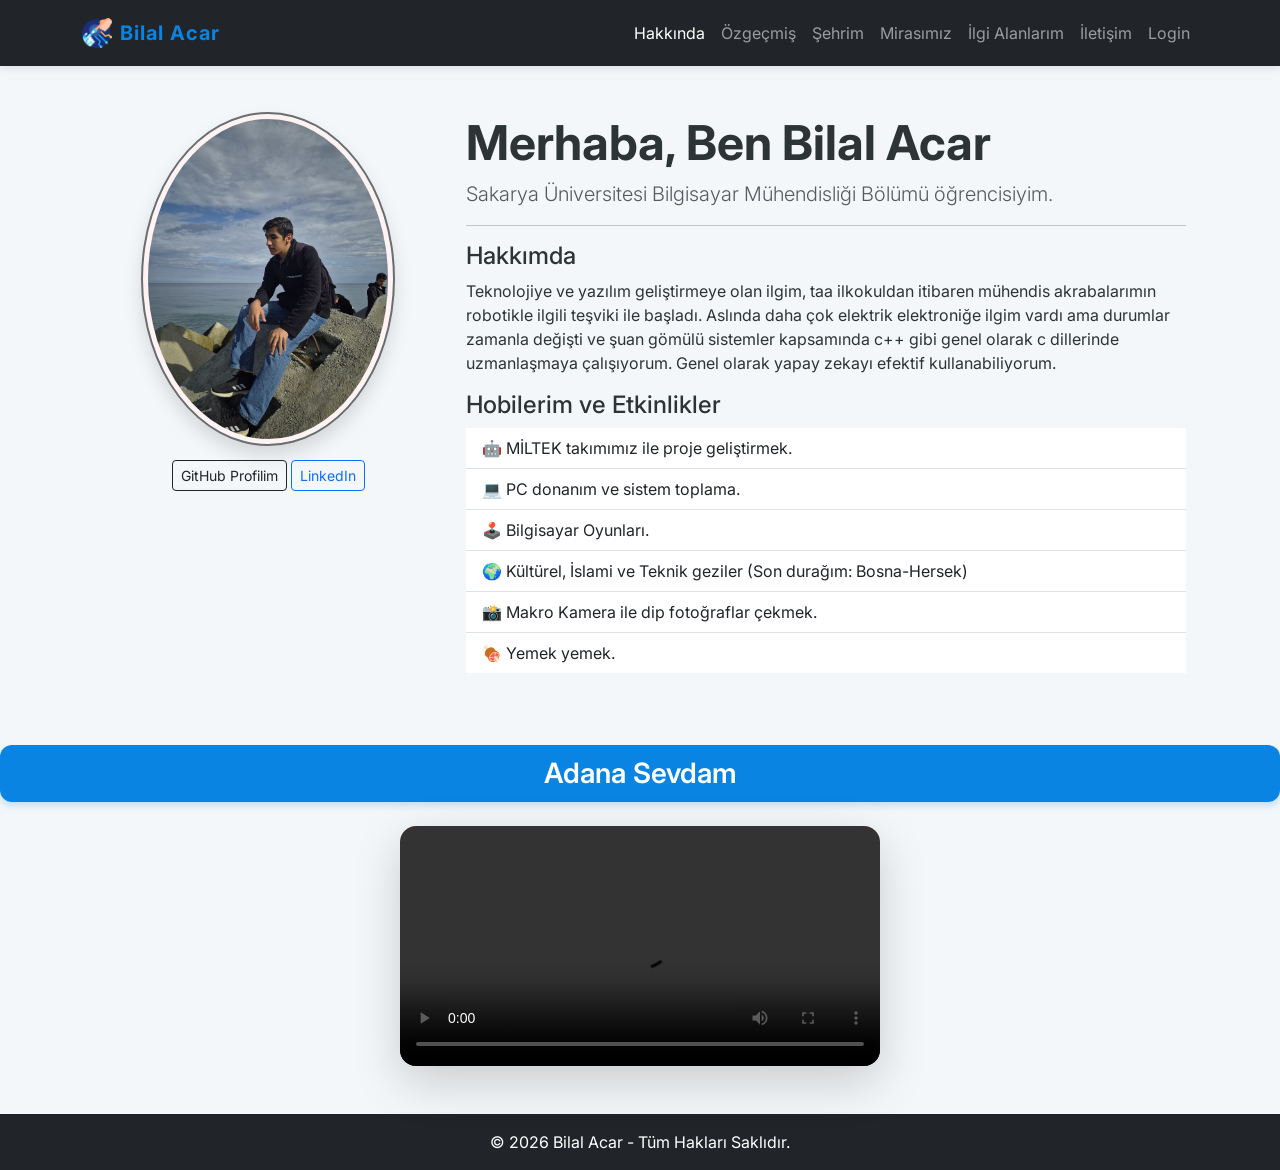
<file: index.html>
<!DOCTYPE html>
<html lang="tr">
<head>
    <meta charset="UTF-8">
    <link rel="icon" href="img/logo.png" type="image/png">
    <meta name="viewport" content="width=device-width, initial-scale=1.0">
    <title> Web Teknolojileri Projesi | Bilal Acar</title>
    
    <link href="https://cdn.jsdelivr.net/npm/bootstrap@5.3.0/dist/css/bootstrap.min.css" rel="stylesheet">
    
    <link rel="stylesheet" href="css/style.css">
</head>
<body>

    <nav class="navbar navbar-expand-lg navbar-dark bg-dark sticky-top">
    <div class="container">
        <a class="navbar-brand d-flex align-items-center" href="index.html">
    <img src="img/logo2.png" alt="Logo" width="30" height="30" class="me-2">
    <span>Bilal Acar</span>
</a>
        <button class="navbar-toggler" type="button" data-bs-toggle="collapse" data-bs-target="#navbarNav">
            <span class="navbar-toggler-icon"></span>
        </button>
        <div class="collapse navbar-collapse" id="navbarNav">
            <ul class="navbar-nav ms-auto">
                <li class="nav-item"><a class="nav-link active" href="index.html">Hakkında</a></li>
                <li class="nav-item"><a class="nav-link" href="cv.html">Özgeçmiş</a></li>
                <li class="nav-item"><a class="nav-link" href="sehrim.html">Şehrim</a></li>
                <li class="nav-item"><a class="nav-link" href="mirasimiz.html">Mirasımız</a></li>
                <li class="nav-item"><a class="nav-link" href="ilgi-alanlarim.html">İlgi Alanlarım</a></li>
                <li class="nav-item"><a class="nav-link" href="iletisim.html">İletişim</a></li>
                <li class="nav-item"><a class="nav-link" href="login.html">Login</a></li>
            </ul>
        </div>
    </div>
    </nav>

    <div class="container mt-5">
        <div class="container mt-5">
    <div class="row">
       
        <div class="col-md-4 text-center">
            <img src="img/profil.jpg" alt="Bilal Acar" class="img-fluid rounded-circle profile-img" shadow-lg mb-4" style="max-width: 250px;">
            <div class="mt-3">
                <a href="https://github.com/BilalACARsau" target="_blank" class="btn btn-outline-dark btn-sm">GitHub Profilim</a>
                <a href="https://www.linkedin.com/in/bilal-acar-0b779a403/" target="_blank" class="btn btn-outline-primary btn-sm">LinkedIn</a>
            </div>
        </div>

        
        <div class="col-md-8">
            <h2 class="display-5 fw-bold">Merhaba, Ben Bilal Acar</h2>
            <p class="lead text-muted">Sakarya Üniversitesi Bilgisayar Mühendisliği Bölümü öğrencisiyim.</p>
            <hr>
            <h4>Hakkımda</h4>
            <p>
                Teknolojiye ve yazılım geliştirmeye olan ilgim, taa ilkokuldan itibaren mühendis akrabalarımın robotikle ilgili teşviki ile başladı. 
                Aslında daha çok elektrik elektroniğe ilgim vardı ama durumlar zamanla değişti ve şuan gömülü sistemler kapsamında c++ gibi genel olarak c dillerinde uzmanlaşmaya çalışıyorum. 
                Genel olarak yapay zekayı efektif kullanabiliyorum.
            </p>
            
            <h4>Hobilerim ve Etkinlikler</h4>
            <ul class="list-group list-group-flush mb-4">
                <li class="list-group-item">🤖 MİLTEK takımımız ile proje geliştirmek.</li>
                <li class="list-group-item">💻 PC donanım ve sistem toplama.</li>
                <li class="list-group-item">🕹️ Bilgisayar Oyunları.</li>
                <li class="list-group-item">🌍 Kültürel, İslami ve Teknik geziler (Son durağım: Bosna-Hersek)</li>
                <li class="list-group-item">📸 Makro Kamera ile dip fotoğraflar çekmek.</li>
                <li class="list-group-item">🍖 Yemek yemek.</li>
            </ul>
        </div>
    </div>
</div>
    </div>

    
<section class="mt-5 mb-5">
    <h3 class="cv-section-title text-center mb-4">Adana Sevdam</h3>
    <div class="d-flex justify-content-center">
        <div class="shadow-lg rounded-4 overflow-hidden" style="max-width: 480px; width: 100%;">
            <video width="100%" height="auto" controls class="d-block">
                <source src="video/Yemekyemevideosu.mp4" type="video/mp4">
                Tarayıcınız video etiketini desteklemiyor.
            </video>
        </div>
    </div>
</section>

    <footer class="bg-dark text-white text-center py-3 mt-auto">
        <p class="mb-0">&copy; 2026 Bilal Acar - Tüm Hakları Saklıdır.</p>
    </footer>

    
    <script src="https://cdn.jsdelivr.net/npm/bootstrap@5.3.0/dist/js/bootstrap.bundle.min.js"></script>
</body>
</html>
</file>
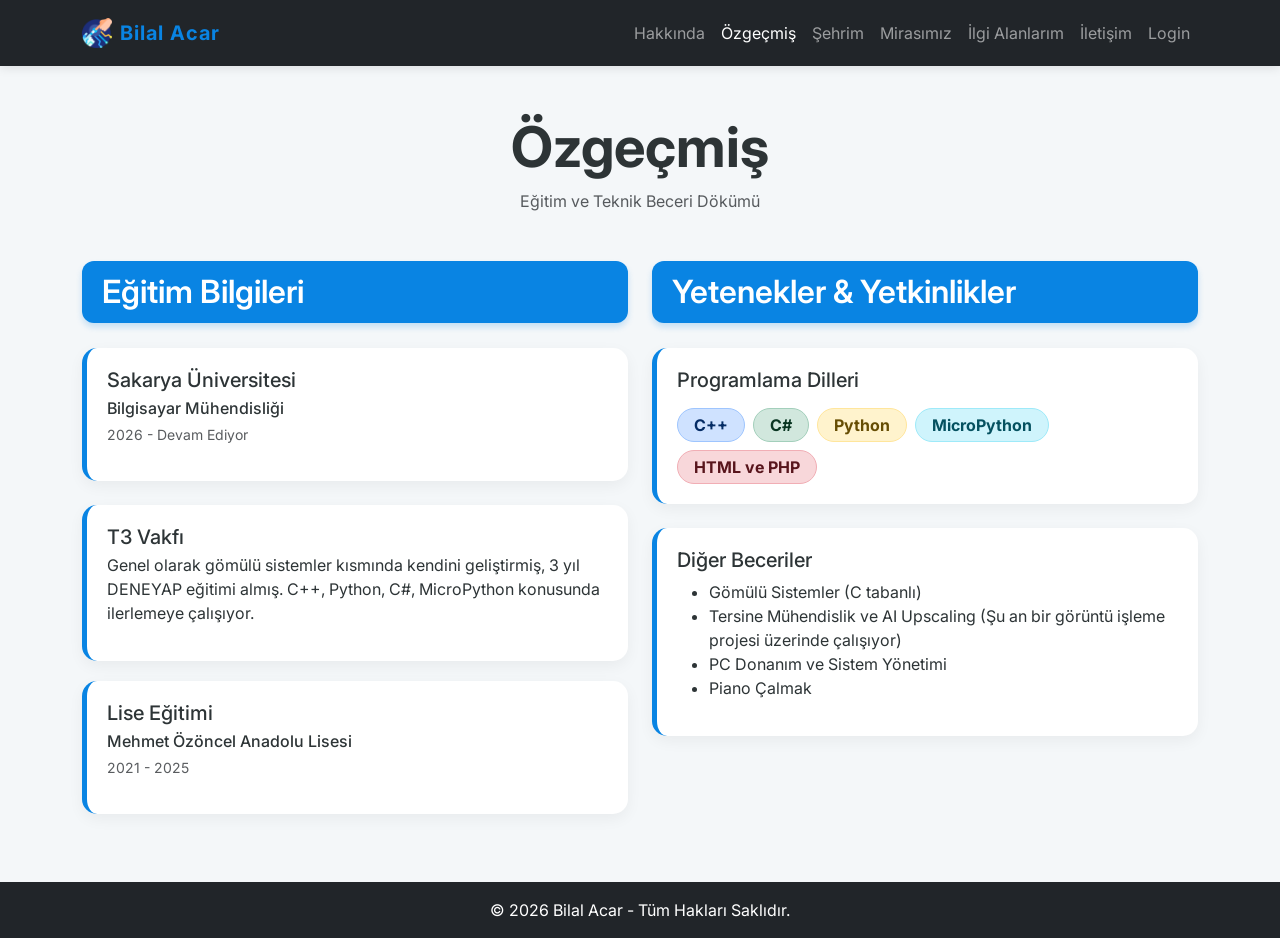
<file: cv.html>
<!DOCTYPE html>
<html lang="tr">
<head>
    <meta charset="UTF-8">
    <link rel="icon" href="img/logo.png" type="image/png">
    <meta name="viewport" content="width=device-width, initial-scale=1.0">
    <title> Özgeçmiş | Bilal Acar </title>
    <link href="https://cdn.jsdelivr.net/npm/bootstrap@5.3.0/dist/css/bootstrap.min.css" rel="stylesheet">
    <link rel="stylesheet" href="css/style.css">
</head>
<body>

    
    <nav class="navbar navbar-expand-lg navbar-dark bg-dark sticky-top">
        <div class="container">
            <a class="navbar-brand d-flex align-items-center" href="index.html">
    <img src="img/logo2.png" alt="Logo" width="30" height="30" class="me-2">
    <span>Bilal Acar</span>
</a>
            <button class="navbar-toggler" type="button" data-bs-toggle="collapse" data-bs-target="#navbarNav">
                <span class="navbar-toggler-icon"></span>
            </button>
            <div class="collapse navbar-collapse" id="navbarNav">
                <ul class="navbar-nav ms-auto">
                    <li class="nav-item"><a class="nav-link" href="index.html">Hakkında</a></li>
                    <li class="nav-item"><a class="nav-link active" href="cv.html">Özgeçmiş</a></li>
                    <li class="nav-item"><a class="nav-link" href="sehrim.html">Şehrim</a></li>
                    <li class="nav-item"><a class="nav-link" href="mirasimiz.html">Mirasımız</a></li>
                    <li class="nav-item"><a class="nav-link" href="ilgi-alanlarim.html">İlgi Alanlarım</a></li>
                    <li class="nav-item"><a class="nav-link" href="iletisim.html">İletişim</a></li>
                    <li class="nav-item"><a class="nav-link" href="login.html">Login</a></li>
                </ul>
            </div>
        </div>
    </nav>

    <main class="container mt-5 mb-5">
        
        <header class="text-center mb-5">
            <h1 class="display-4 fw-bold">Özgeçmiş</h1>
            <p class="text-muted">Eğitim ve Teknik Beceri Dökümü</p>
        </header>

        <div class="row">
            
            <section class="col-md-6">
                <h2 class="cv-section-title">Eğitim Bilgileri</h2>
                
                
                <article class="mb-4">
                    <h3 class="h5 mb-1">Sakarya Üniversitesi</h3>
                    
                    <p class="mb-1 fw-medium">Bilgisayar Mühendisliği</p>
                    <p class="small text-muted">2026 - Devam Ediyor</p>
                </article>
                <article>
                    <h3 class="h5 mb-1">T3 Vakfı</h3>
                    <p>Genel olarak gömülü sistemler kısmında kendini geliştirmiş, 
                        3 yıl DENEYAP eğitimi almış. 
                        C++, Python, C#, MicroPython konusunda ilerlemeye çalışıyor.</p>
                </article>

                <article>
                    <h3 class="h5 mb-1">Lise Eğitimi</h3>
                    
                    <p class="mb-1 fw-medium">Mehmet Özöncel Anadolu Lisesi</p>
                    <p class="small text-muted">2021 - 2025</p>
                </article>
            </section>

            <section class="col-md-6">
                <h2 class="cv-section-title">Yetenekler & Yetkinlikler</h2>
                
                <article class="mb-3">
                    <h5>Programlama Dilleri</h5>
                    
                    <div class="d-flex flex-wrap gap-2 mt-3">
                        <span class="badge rounded-pill bg-primary-subtle text-primary-emphasis fs-6 px-3 py-2 border border-primary-subtle">C++</span>
                        <span class="badge rounded-pill bg-success-subtle text-success-emphasis fs-6 px-3 py-2 border border-success-subtle">C#</span>
                        <span class="badge rounded-pill bg-warning-subtle text-warning-emphasis fs-6 px-3 py-2 border border-warning-subtle">Python</span>
                        <span class="badge rounded-pill bg-info-subtle text-info-emphasis fs-6 px-3 py-2 border border-info-subtle">MicroPython</span>
                        <span class="badge rounded-pill bg-danger-subtle text-danger-emphasis fs-6 px-3 py-2 border border-danger-subtle">HTML ve PHP</span>
                    </div>
                </article>

                <article class="mt-4">
                    <h5>Diğer Beceriler</h5>
                    <ul>
                        <li>Gömülü Sistemler (C tabanlı)</li>
                        <li>Tersine Mühendislik ve AI Upscaling (Şu an bir görüntü işleme projesi üzerinde çalışıyor)</li>
                        <li>PC Donanım ve Sistem Yönetimi</li>
                        <li>Piano Çalmak</li>
                    </ul>
                </article>
            </section>
        </div>
    </main>

    <footer class="bg-dark text-white text-center py-3 mt-auto">
        <p class="mb-0">&copy; 2026 Bilal Acar - Tüm Hakları Saklıdır.</p>
    </footer>

    <script src="https://cdn.jsdelivr.net/npm/bootstrap@5.3.0/dist/js/bootstrap.bundle.min.js"></script>
</body>
</html>
</file>
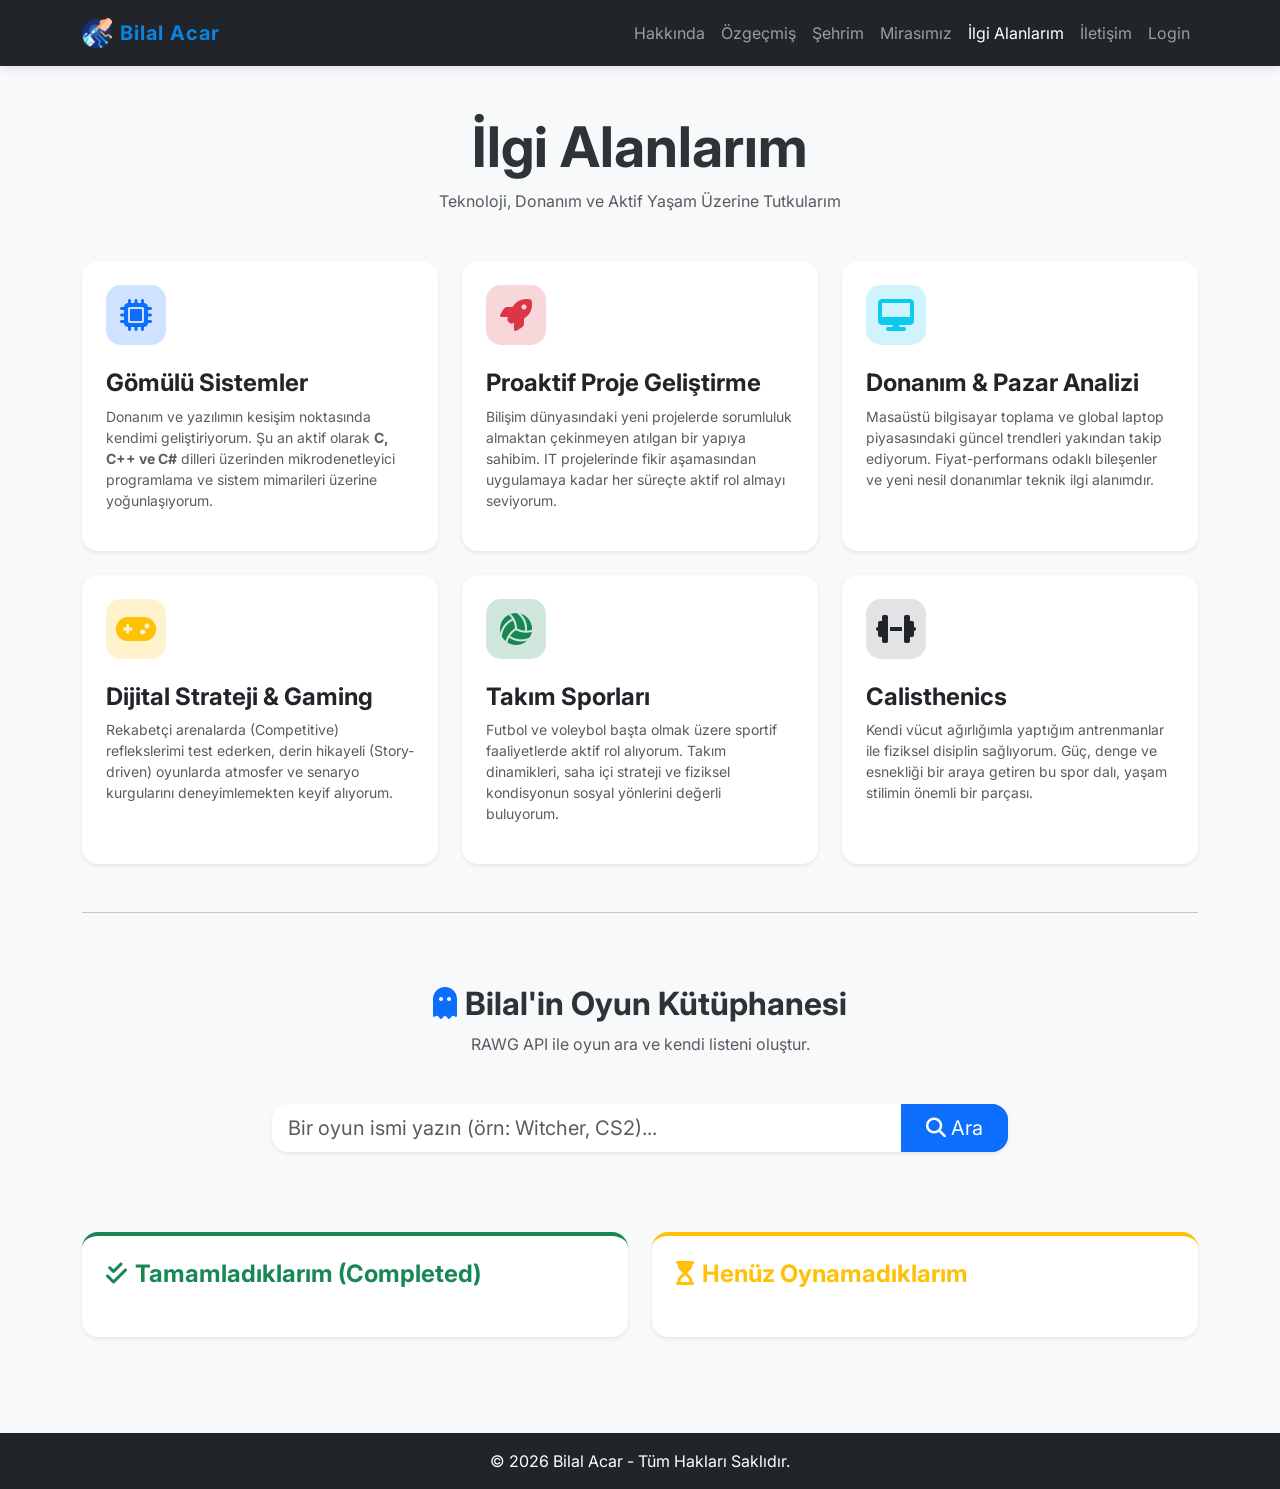
<file: ilgi-alanlarim.html>
<!DOCTYPE html>
<html lang="tr">
<head>
    <meta charset="UTF-8">
    <meta name="viewport" content="width=device-width, initial-scale=1.0">
    <title>İlgi Alanlarım | Bilal Acar</title>
    <link href="https://cdn.jsdelivr.net/npm/bootstrap@5.3.0/dist/css/bootstrap.min.css" rel="stylesheet">
    <link rel="stylesheet" href="https://cdnjs.cloudflare.com/ajax/libs/font-awesome/6.4.0/css/all.min.css">
    <link rel="stylesheet" href="css/style.css">
    <style>
        /* Kartlara özel hover (üzerine gelme) efekti */
        .interest-card {
            transition: transform 0.3s ease, box-shadow 0.3s ease;
            border: none;
        }
        .interest-card:hover {
            transform: translateY(-10px);
            box-shadow: 0 10px 20px rgba(0,0,0,0.1) !important;
        }
        .icon-box {
            width: 60px;
            height: 60px;
            display: flex;
            align-items: center;
            justify-content: center;
            border-radius: 15px;
            margin-bottom: 1.5rem;
        }
    </style>
</head>
<body class="bg-light">

    <nav class="navbar navbar-expand-lg navbar-dark bg-dark sticky-top">
        <div class="container">
            <a class="navbar-brand d-flex align-items-center" href="index.html">
                <img src="img/logo2.png" alt="Logo" width="30" height="30" class="me-2">
                <span>Bilal Acar</span>
            </a>
            <button class="navbar-toggler" type="button" data-bs-toggle="collapse" data-bs-target="#navbarNav">
                <span class="navbar-toggler-icon"></span>
            </button>
            <div class="collapse navbar-collapse" id="navbarNav">
                <ul class="navbar-nav ms-auto">
                    <li class="nav-item"><a class="nav-link" href="index.html">Hakkında</a></li>
                    <li class="nav-item"><a class="nav-link" href="cv.html">Özgeçmiş</a></li>
                    <li class="nav-item"><a class="nav-link" href="sehrim.html">Şehrim</a></li>
                    <li class="nav-item"><a class="nav-link" href="mirasimiz.html">Mirasımız</a></li>
                    <li class="nav-item"><a class="nav-link active" href="ilgi-alanlarim.html">İlgi Alanlarım</a></li>
                    <li class="nav-item"><a class="nav-link" href="iletisim.html">İletişim</a></li>
                    <li class="nav-item"><a class="nav-link" href="login.html">Login</a></li>
                </ul>
            </div>
        </div>
    </nav>

    <main class="container mt-5 mb-5">
        <header class="text-center mb-5">
            <h1 class="display-4 fw-bold">İlgi Alanlarım</h1>
            <p class="text-muted">Teknoloji, Donanım ve Aktif Yaşam Üzerine Tutkularım</p>
        </header>

        <div class="row g-4">
            <div class="col-md-6 col-lg-4">
                <div class="card h-100 interest-card shadow-sm rounded-4 overflow-hidden">
                    <div class="card-body p-4">
                        <div class="icon-box bg-primary-subtle text-primary">
                            <i class="fa-solid fa-microchip fa-2x"></i>
                        </div>
                        <h4 class="fw-bold">Gömülü Sistemler</h4>
                        <p class="text-muted small">Donanım ve yazılımın kesişim noktasında kendimi geliştiriyorum. Şu an aktif olarak <strong>C, C++ ve C#</strong> dilleri üzerinden mikrodenetleyici programlama ve sistem mimarileri üzerine yoğunlaşıyorum.</p>
                    </div>
                </div>
            </div>

            <div class="col-md-6 col-lg-4">
                <div class="card h-100 interest-card shadow-sm rounded-4 overflow-hidden">
                    <div class="card-body p-4">
                        <div class="icon-box bg-danger-subtle text-danger">
                            <i class="fa-solid fa-rocket fa-2x"></i>
                        </div>
                        <h4 class="fw-bold">Proaktif Proje Geliştirme</h4>
                        <p class="text-muted small">Bilişim dünyasındaki yeni projelerde sorumluluk almaktan çekinmeyen atılgan bir yapıya sahibim. IT projelerinde fikir aşamasından uygulamaya kadar her süreçte aktif rol almayı seviyorum.</p>
                    </div>
                </div>
            </div>

            <div class="col-md-6 col-lg-4">
                <div class="card h-100 interest-card shadow-sm rounded-4 overflow-hidden">
                    <div class="card-body p-4">
                        <div class="icon-box bg-info-subtle text-info">
                            <i class="fa-solid fa-desktop fa-2x"></i>
                        </div>
                        <h4 class="fw-bold">Donanım & Pazar Analizi</h4>
                        <p class="text-muted small">Masaüstü bilgisayar toplama ve global laptop piyasasındaki güncel trendleri yakından takip ediyorum. Fiyat-performans odaklı bileşenler ve yeni nesil donanımlar teknik ilgi alanımdır.</p>
                    </div>
                </div>
            </div>

            <div class="col-md-6 col-lg-4">
                <div class="card h-100 interest-card shadow-sm rounded-4 overflow-hidden">
                    <div class="card-body p-4">
                        <div class="icon-box bg-warning-subtle text-warning">
                            <i class="fa-solid fa-gamepad fa-2x"></i>
                        </div>
                        <h4 class="fw-bold">Dijital Strateji & Gaming</h4>
                        <p class="text-muted small">Rekabetçi arenalarda (Competitive) reflekslerimi test ederken, derin hikayeli (Story-driven) oyunlarda atmosfer ve senaryo kurgularını deneyimlemekten keyif alıyorum.</p>
                    </div>
                </div>
            </div>

            <div class="col-md-6 col-lg-4">
                <div class="card h-100 interest-card shadow-sm rounded-4 overflow-hidden">
                    <div class="card-body p-4">
                        <div class="icon-box bg-success-subtle text-success">
                            <i class="fa-solid fa-volleyball fa-2x"></i>
                        </div>
                        <h4 class="fw-bold">Takım Sporları</h4>
                        <p class="text-muted small">Futbol ve voleybol başta olmak üzere sportif faaliyetlerde aktif rol alıyorum. Takım dinamikleri, saha içi strateji ve fiziksel kondisyonun sosyal yönlerini değerli buluyorum.</p>
                    </div>
                </div>
            </div>

            <div class="col-md-6 col-lg-4">
                <div class="card h-100 interest-card shadow-sm rounded-4 overflow-hidden">
                    <div class="card-body p-4">
                        <div class="icon-box bg-secondary-subtle text-dark">
                            <i class="fa-solid fa-dumbbell fa-2x"></i>
                        </div>
                        <h4 class="fw-bold">Calisthenics</h4>
                        <p class="text-muted small">Kendi vücut ağırlığımla yaptığım antrenmanlar ile fiziksel disiplin sağlıyorum. Güç, denge ve esnekliği bir araya getiren bu spor dalı, yaşam stilimin önemli bir parçası.</p>
                    </div>
                </div>
            </div>
        </div>
        <hr class="my-5">

<section id="game-quest-section" class="py-4">
    <div class="text-center mb-5">
        <h2 class="fw-bold"><i class="fa-solid fa-ghost me-2 text-primary"></i>Bilal'in Oyun Kütüphanesi</h2>
        <p class="text-muted">RAWG API ile oyun ara ve kendi listeni oluştur.</p>
    </div>

    <div class="row justify-content-center mb-5">
        <div class="col-md-8">
            <div class="input-group input-group-lg shadow-sm rounded-4 overflow-hidden">
                <input type="text" id="game-search-input" class="form-control border-0" placeholder="Bir oyun ismi yazın (örn: Witcher, CS2)...">
                <button class="btn btn-primary px-4" id="search-button">
                    <i class="fa-solid fa-magnifying-glass"></i> Ara
                </button>
            </div>
        </div>
    </div>

    <div id="search-results" class="row g-3 mb-5"></div>

    <div class="row">
        <div class="col-md-6 mb-4">
            <div class="p-4 bg-white rounded-4 shadow-sm h-100 border-top border-success border-4">
                <h4 class="fw-bold mb-4 text-success"><i class="fa-solid fa-check-double me-2"></i>Tamamladıklarım (Completed)</h4>
                <div id="completed-list" class="list-group list-group-flush">
                    </div>
            </div>
        </div>
        <div class="col-md-6 mb-4">
            <div class="p-4 bg-white rounded-4 shadow-sm h-100 border-top border-warning border-4">
                <h4 class="fw-bold mb-4 text-warning"><i class="fa-solid fa-hourglass-start me-2"></i>Henüz Oynamadıklarım</h4>
                <div id="not-played-list" class="list-group list-group-flush">
                    </div>
            </div>
        </div>
    </div>
</section>
    </main>

    <footer class="bg-dark text-white text-center py-3 mt-auto">
        <p class="mb-0">&copy; 2026 Bilal Acar - Tüm Hakları Saklıdır.</p>
    </footer>

    <script>
// --- DEĞİŞKENLER ---
const apiKey = 'd880a8a7744741df9f7d64bb17269035'; 
const rawgUsername = 'coldanddeadly'; 
const searchBtn = document.getElementById('search-button');
const searchInput = document.getElementById('game-search-input');
const resultsDiv = document.getElementById('search-results');

// Kütüphaneyi sıfırdan RAWG'a göre senkronize etmek için boş başlatıyoruz
let myLibrary = [];

// --- 1. ARAMA FONKSİYONU (SADECE GÖRÜNTÜLEME) ---
async function searchGames() {
    const query = searchInput.value;
    if (query.length < 3) return alert('Lütfen en az 3 harf yazın.');
    
    resultsDiv.innerHTML = '<div class="text-center w-100"><div class="spinner-border text-primary"></div></div>';
    
    try {
        const response = await fetch(`https://api.rawg.io/api/games?key=${apiKey}&search=${query}&page_size=3`);
        const data = await response.json();
        displayResults(data.results);
    } catch (err) {
        resultsDiv.innerHTML = '<p class="text-danger text-center">Veri çekilemedi.</p>';
    }
}

// --- 2. PROFİL ÇEKME VE OTOMATİK GRUPLAMA ---
async function fetchRawgProfile() {
    try {
        const response = await fetch(`https://api.rawg.io/api/users/${rawgUsername}/games?key=${apiKey}`);
        const data = await response.json();
        
        if (data.results) {
            myLibrary = []; // Listeyi temizle ki RAWG güncel hali gelsin
            
            data.results.forEach(game => {
                // RAWG status değerine göre kategorize ediyoruz
                // 'beaten' -> Tamamlandı
                // 'toplay' veya 'yet' -> Oynanacak
                let category = 'completed'; 
                if (game.status === 'toplay' || game.status === 'yet') {
                    category = 'not-played';
                }

                myLibrary.push({ 
                    name: game.name, 
                    slug: game.slug,
                    status: category 
                });
            });
            
            updateLibraryUI();
        }
    } catch (err) {
        console.error('Profil çekme hatası:', err);
    }
}

// --- 3. UI YARDIMCI FONKSİYONLAR ---
function displayResults(games) {
    resultsDiv.innerHTML = '';
    games.forEach(game => {
        resultsDiv.innerHTML += `
            <div class="col-md-4">
                <div class="card border-0 shadow-sm rounded-4 h-100 interest-card">
                    <img src="${game.background_image}" class="card-img-top rounded-top-4" style="height:150px; object-fit:cover;">
                    <div class="card-body p-3 text-center d-flex flex-column justify-content-between">
                        <h6 class="fw-bold text-dark mb-3">${game.name}</h6>
                        <div class="d-grid">
                            <a href="https://rawg.io/games/${game.slug}" target="_blank" class="btn btn-primary btn-sm rounded-3">
                                <i class="fa-solid fa-circle-info me-1"></i> Detayları Gör
                            </a>
                        </div>
                    </div>
                </div>
            </div>`;
    });
}

function updateLibraryUI() {
    const completedList = document.getElementById('completed-list');
    const notPlayedList = document.getElementById('not-played-list');
    
    completedList.innerHTML = '';
    notPlayedList.innerHTML = '';
    
    myLibrary.forEach((game) => {
        const item = `
            <div class="list-group-item d-flex justify-content-between align-items-center bg-transparent border-0 px-0">
                <span>
                    <i class="fa-solid fa-angle-right me-2 text-primary"></i>
                    <a href="https://rawg.io/games/${game.slug}" target="_blank" class="text-decoration-none text-dark fw-medium">
                        ${game.name} <i class="fa-solid fa-arrow-up-right-from-square ms-1" style="font-size: 0.8rem;"></i>
                    </a>
                </span>
            </div>`;
        
        // Kategoriye göre ilgili sütuna yazdır
        if (game.status === 'completed') {
            completedList.innerHTML += item;
        } else {
            notPlayedList.innerHTML += item;
        }
    });
}

// --- 4. OLAY DİNLEYİCİLER ---
searchBtn.addEventListener('click', searchGames);

window.onload = () => {
    fetchRawgProfile(); 
};
</script>

    <script src="https://cdn.jsdelivr.net/npm/bootstrap@5.3.0/dist/js/bootstrap.bundle.min.js"></script>
</body>
</html>
</file>
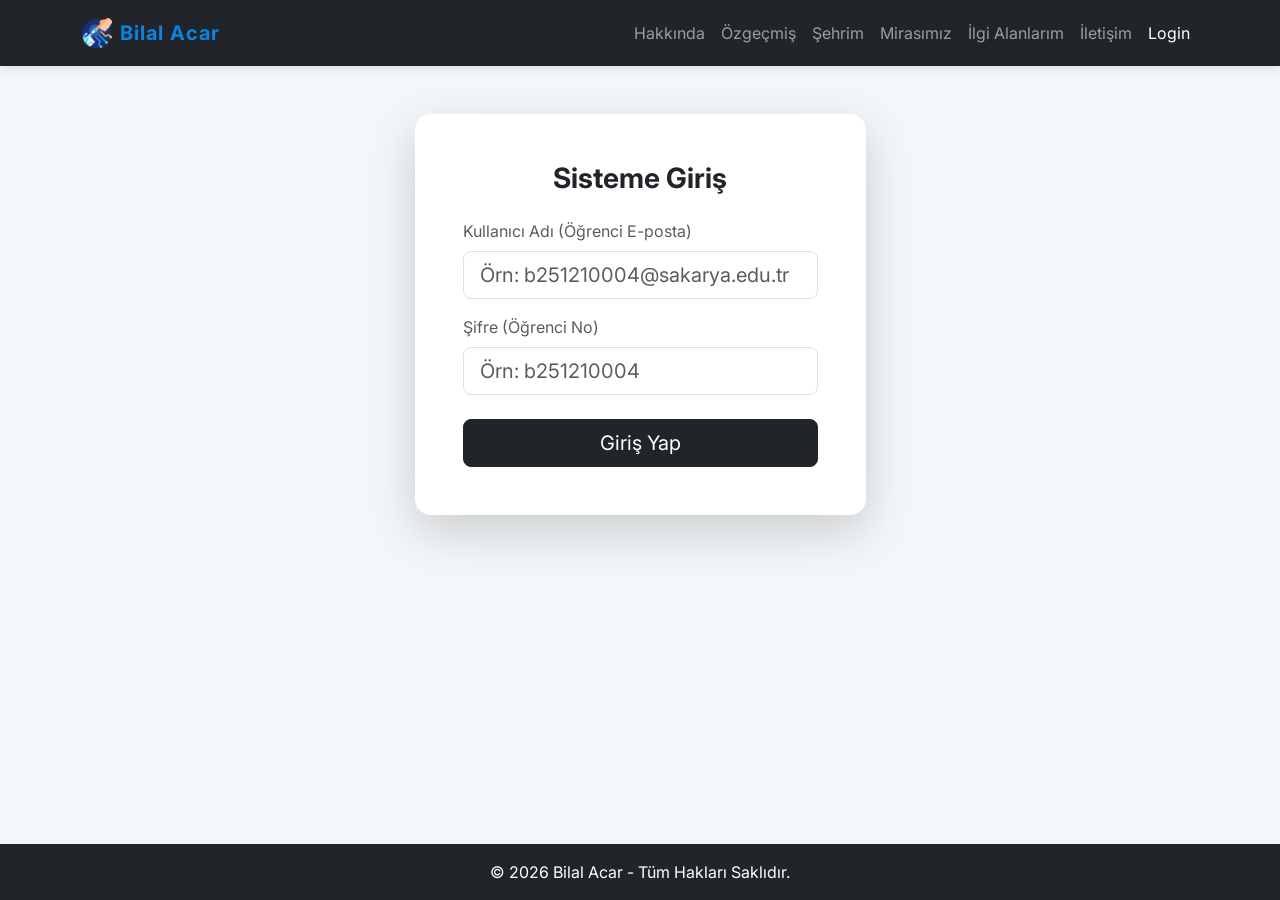
<file: login.html>
<!DOCTYPE html>
<html lang="tr">
<head>
    <meta charset="UTF-8">
    <link rel="icon" href="img/logo.png" type="image/png">
    <meta name="viewport" content="width=device-width, initial-scale=1.0">
    <title>Giriş Yap | Web Teknolojileri Projesi</title>
    <link href="https://cdn.jsdelivr.net/npm/bootstrap@5.3.0/dist/css/bootstrap.min.css" rel="stylesheet">
    <link rel="stylesheet" href="css/style.css">
</head>
<body class="d-flex flex-column min-vh-100">

    <nav class="navbar navbar-expand-lg navbar-dark bg-dark sticky-top">
        <div class="container">
            <a class="navbar-brand d-flex align-items-center" href="index.html">
                <img src="img/logo2.png" alt="Logo" width="30" height="30" class="me-2">
                <span>Bilal Acar</span>
            </a>
            <button class="navbar-toggler" type="button" data-bs-toggle="collapse" data-bs-target="#navbarNav">
                <span class="navbar-toggler-icon"></span>
            </button>
            <div class="collapse navbar-collapse" id="navbarNav">
                <ul class="navbar-nav ms-auto">
                    <li class="nav-item"><a class="nav-link" href="index.html">Hakkında</a></li>
                    <li class="nav-item"><a class="nav-link" href="cv.html">Özgeçmiş</a></li>
                    <li class="nav-item"><a class="nav-link" href="sehrim.html">Şehrim</a></li>
                    <li class="nav-item"><a class="nav-link" href="mirasimiz.html">Mirasımız</a></li>
                    <li class="nav-item"><a class="nav-link" href="ilgi-alanlarim.html">İlgi Alanlarım</a></li>
                    <li class="nav-item"><a class="nav-link" href="iletisim.html">İletişim</a></li>
                    <li class="nav-item"><a class="nav-link active" href="login.html">Login</a></li>
                </ul>
            </div>
        </div>
    </nav>

    <div class="container mt-5 mb-5 flex-grow-1">
        <div class="row justify-content-center">
            <div class="col-md-6 col-lg-5">
                <div class="card shadow-lg border-0 rounded-4">
                    <div class="card-body p-5">
                        <h3 class="text-center mb-4 fw-bold">Sisteme Giriş</h3>
                        
                        <div id="errorAlert" class="alert alert-danger d-none" role="alert"></div>

                        <form id="loginForm" action="login_isle.php" method="POST">
                            <div class="mb-3">
                                <label for="email" class="form-label text-muted">Kullanıcı Adı (Öğrenci E-posta)</label>
                                <input type="text" class="form-control form-control-lg" id="email" name="email" placeholder="Örn: b251210004@sakarya.edu.tr">
                            </div>
                            <div class="mb-4">
                                <label for="sifre" class="form-label text-muted">Şifre (Öğrenci No)</label>
                                <input type="password" class="form-control form-control-lg" id="sifre" name="sifre" placeholder="Örn: b251210004">
                            </div>
                            <button type="submit" class="btn btn-dark w-100 btn-lg">Giriş Yap</button>
                        </form>
                    </div>
                </div>
            </div>
        </div>
    </div>

    <footer class="bg-dark text-white text-center py-3 mt-auto">
        <p class="mb-0">&copy; 2026 Bilal Acar - Tüm Hakları Saklıdır.</p>
    </footer>

    <script src="https://cdn.jsdelivr.net/npm/bootstrap@5.3.0/dist/js/bootstrap.bundle.min.js"></script>

    <script>
        // 1. PHP'den Gelen Hataları URL'den Yakalama
        const urlParams = new URLSearchParams(window.location.search);
        const errorAlert = document.getElementById('errorAlert');

        if (urlParams.get('error') === 'yanlis_bilgi') {
            errorAlert.textContent = "Hatalı e-posta veya şifre girdiniz!";
            errorAlert.classList.remove('d-none');
        } else if (urlParams.get('error') === 'bos_alan') {
            errorAlert.textContent = "Lütfen alanları boş bırakmayınız!";
            errorAlert.classList.remove('d-none');
        }

        // 2. JavaScript ile Form Validasyonu (Gönderilmeden Önce)
        document.getElementById('loginForm').addEventListener('submit', function(e) {
            const email = document.getElementById('email').value.trim();
            const sifre = document.getElementById('sifre').value.trim();
            
            // Basit E-posta Regex Kontrolü
            const emailPattern = /^[^\s@]+@[^\s@]+\.[^\s@]+$/;

            if (email === '' || sifre === '') {
                e.preventDefault(); // Formu durdur
                errorAlert.textContent = "E-posta veya şifre boş bırakılamaz!";
                errorAlert.classList.remove('d-none');
            } else if (!emailPattern.test(email)) {
                e.preventDefault(); // Formu durdur
                errorAlert.textContent = "Geçerli bir e-posta adresi girmelisiniz!";
                errorAlert.classList.remove('d-none');
            } else {
                errorAlert.classList.add('d-none'); // Her şey tamamsa hatayı gizle ve formun gitmesine izin ver
            }
        });
    </script>
</body>
</html>
</file>
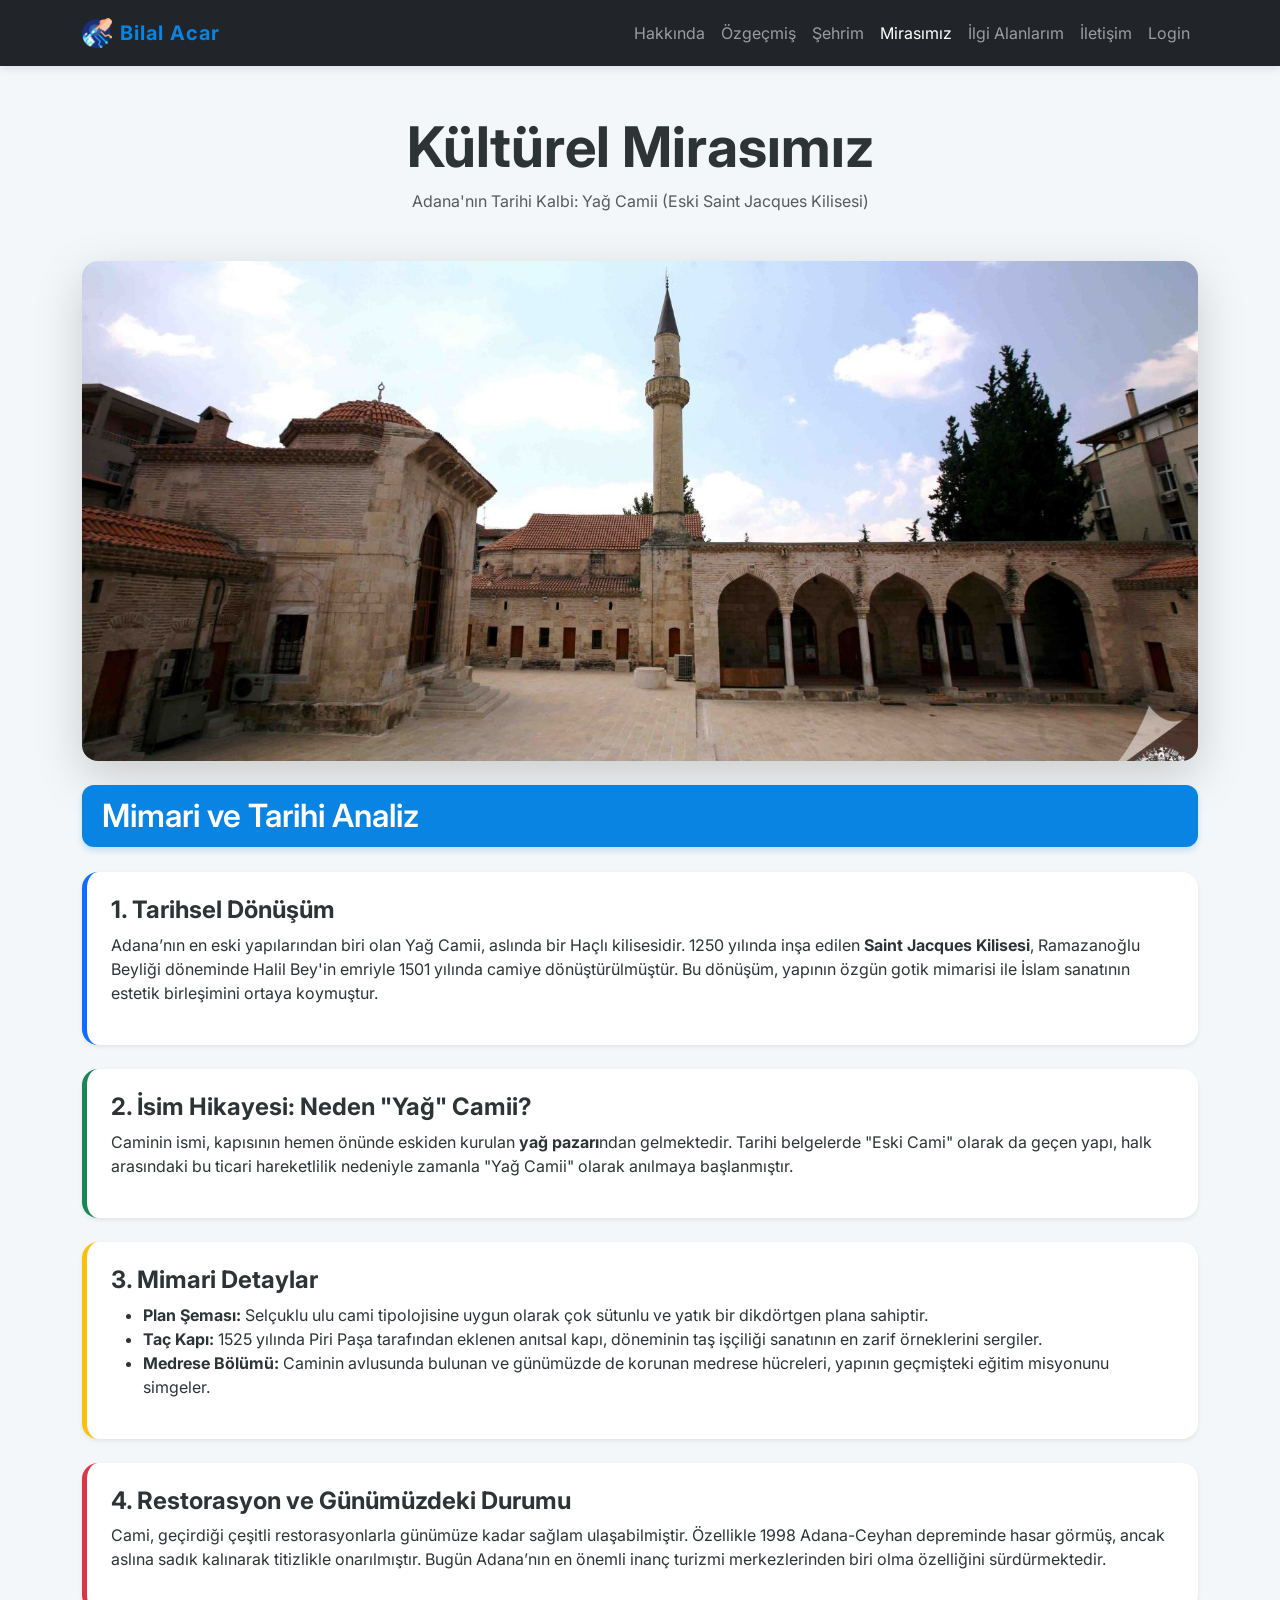
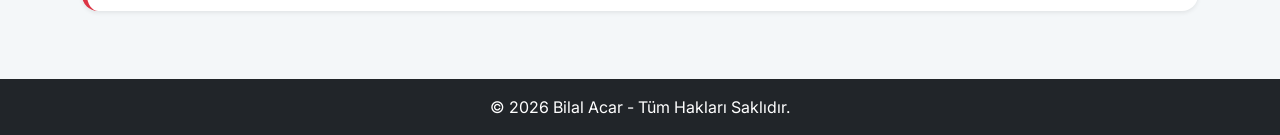
<file: mirasimiz.html>
<!DOCTYPE html>
<html lang="tr">
<head>
    <meta charset="UTF-8">
    <meta name="viewport" content="width=device-width, initial-scale=1.0">
    <title>Mirasımız - Yağ Camii | Bilal Acar</title>
    <link href="https://cdn.jsdelivr.net/npm/bootstrap@5.3.0/dist/css/bootstrap.min.css" rel="stylesheet">
    <link rel="stylesheet" href="css/style.css">
</head>
<body>

    
    <nav class="navbar navbar-expand-lg navbar-dark bg-dark sticky-top">
        <div class="container">
            <a class="navbar-brand d-flex align-items-center" href="index.html">
                <img src="img/logo2.png" alt="Logo" width="30" height="30" class="me-2">
                <span>Bilal Acar</span>
            </a>
            <button class="navbar-toggler" type="button" data-bs-toggle="collapse" data-bs-target="#navbarNav">
                <span class="navbar-toggler-icon"></span>
            </button>
            <div class="collapse navbar-collapse" id="navbarNav">
                <ul class="navbar-nav ms-auto">
                    <li class="nav-item"><a class="nav-link" href="index.html">Hakkında</a></li>
                    <li class="nav-item"><a class="nav-link" href="cv.html">Özgeçmiş</a></li>
                    <li class="nav-item"><a class="nav-link" href="sehrim.html">Şehrim</a></li>
                    <li class="nav-item"><a class="nav-link active" href="mirasimiz.html">Mirasımız</a></li>
                    <li class="nav-item"><a class="nav-link" href="ilgi-alanlarim.html">İlgi Alanlarım</a></li>
                    <li class="nav-item"><a class="nav-link" href="iletisim.html">İletişim</a></li>
                    <li class="nav-item"><a class="nav-link" href="login.html">Login</a></li>
                </ul>
            </div>
        </div>
    </nav>

    <main class="container mt-5 mb-5">
        <header class="text-center mb-5">
            <h1 class="display-4 fw-bold">Kültürel Mirasımız</h1>
            <p class="text-muted">Adana'nın Tarihi Kalbi: Yağ Camii (Eski Saint Jacques Kilisesi)</p>
        </header>

        <section class="row">
            <div class="col-lg-12 mb-4 text-center">
                <img src="img/yag-camii.jpg" class="img-fluid rounded-4 shadow-lg w-100" style="max-height: 500px; object-fit: cover;" alt="Adana Yağ Camii">
            </div>
            
            <div class="col-lg-12">
                <h2 class="cv-section-title">Mimari ve Tarihi Analiz</h2>
                
                <article class="p-4 bg-white rounded-4 shadow-sm mb-4 border-start border-primary border-5">
                    <h4 class="fw-bold">1. Tarihsel Dönüşüm</h4>
                    <p>Adana’nın en eski yapılarından biri olan Yağ Camii, aslında bir Haçlı kilisesidir. 1250 yılında inşa edilen <strong>Saint Jacques Kilisesi</strong>, Ramazanoğlu Beyliği döneminde Halil Bey'in emriyle 1501 yılında camiye dönüştürülmüştür. Bu dönüşüm, yapının özgün gotik mimarisi ile İslam sanatının estetik birleşimini ortaya koymuştur.</p>
                </article>

                <article class="p-4 bg-white rounded-4 shadow-sm mb-4 border-start border-success border-5">
                    <h4 class="fw-bold">2. İsim Hikayesi: Neden "Yağ" Camii?</h4>
                    <p>Caminin ismi, kapısının hemen önünde eskiden kurulan <strong>yağ pazarı</strong>ndan gelmektedir. Tarihi belgelerde "Eski Cami" olarak da geçen yapı, halk arasındaki bu ticari hareketlilik nedeniyle zamanla "Yağ Camii" olarak anılmaya başlanmıştır.</p>
                </article>

                <article class="p-4 bg-white rounded-4 shadow-sm mb-4 border-start border-warning border-5">
                    <h4 class="fw-bold">3. Mimari Detaylar</h4>
                    <ul>
                        <li><strong>Plan Şeması:</strong> Selçuklu ulu cami tipolojisine uygun olarak çok sütunlu ve yatık bir dikdörtgen plana sahiptir.</li>
                        <li><strong>Taç Kapı:</strong> 1525 yılında Piri Paşa tarafından eklenen anıtsal kapı, döneminin taş işçiliği sanatının en zarif örneklerini sergiler.</li>
                        <li><strong>Medrese Bölümü:</strong> Caminin avlusunda bulunan ve günümüzde de korunan medrese hücreleri, yapının geçmişteki eğitim misyonunu simgeler.</li>
                    </ul>
                </article>

                <article class="p-4 bg-white rounded-4 shadow-sm border-start border-danger border-5">
                    <h4 class="fw-bold">4. Restorasyon ve Günümüzdeki Durumu</h4>
                    <p>Cami, geçirdiği çeşitli restorasyonlarla günümüze kadar sağlam ulaşabilmiştir. Özellikle 1998 Adana-Ceyhan depreminde hasar görmüş, ancak aslına sadık kalınarak titizlikle onarılmıştır. Bugün Adana’nın en önemli inanç turizmi merkezlerinden biri olma özelliğini sürdürmektedir.</p>
                </article>
            </div>
        </section>
    </main>

    <footer class="bg-dark text-white text-center py-3 mt-auto">
        <p class="mb-0">&copy; 2026 Bilal Acar - Tüm Hakları Saklıdır.</p>
    </footer>

    <script src="https://cdn.jsdelivr.net/npm/bootstrap@5.3.0/dist/js/bootstrap.bundle.min.js"></script>
</body>
</html>
</file>
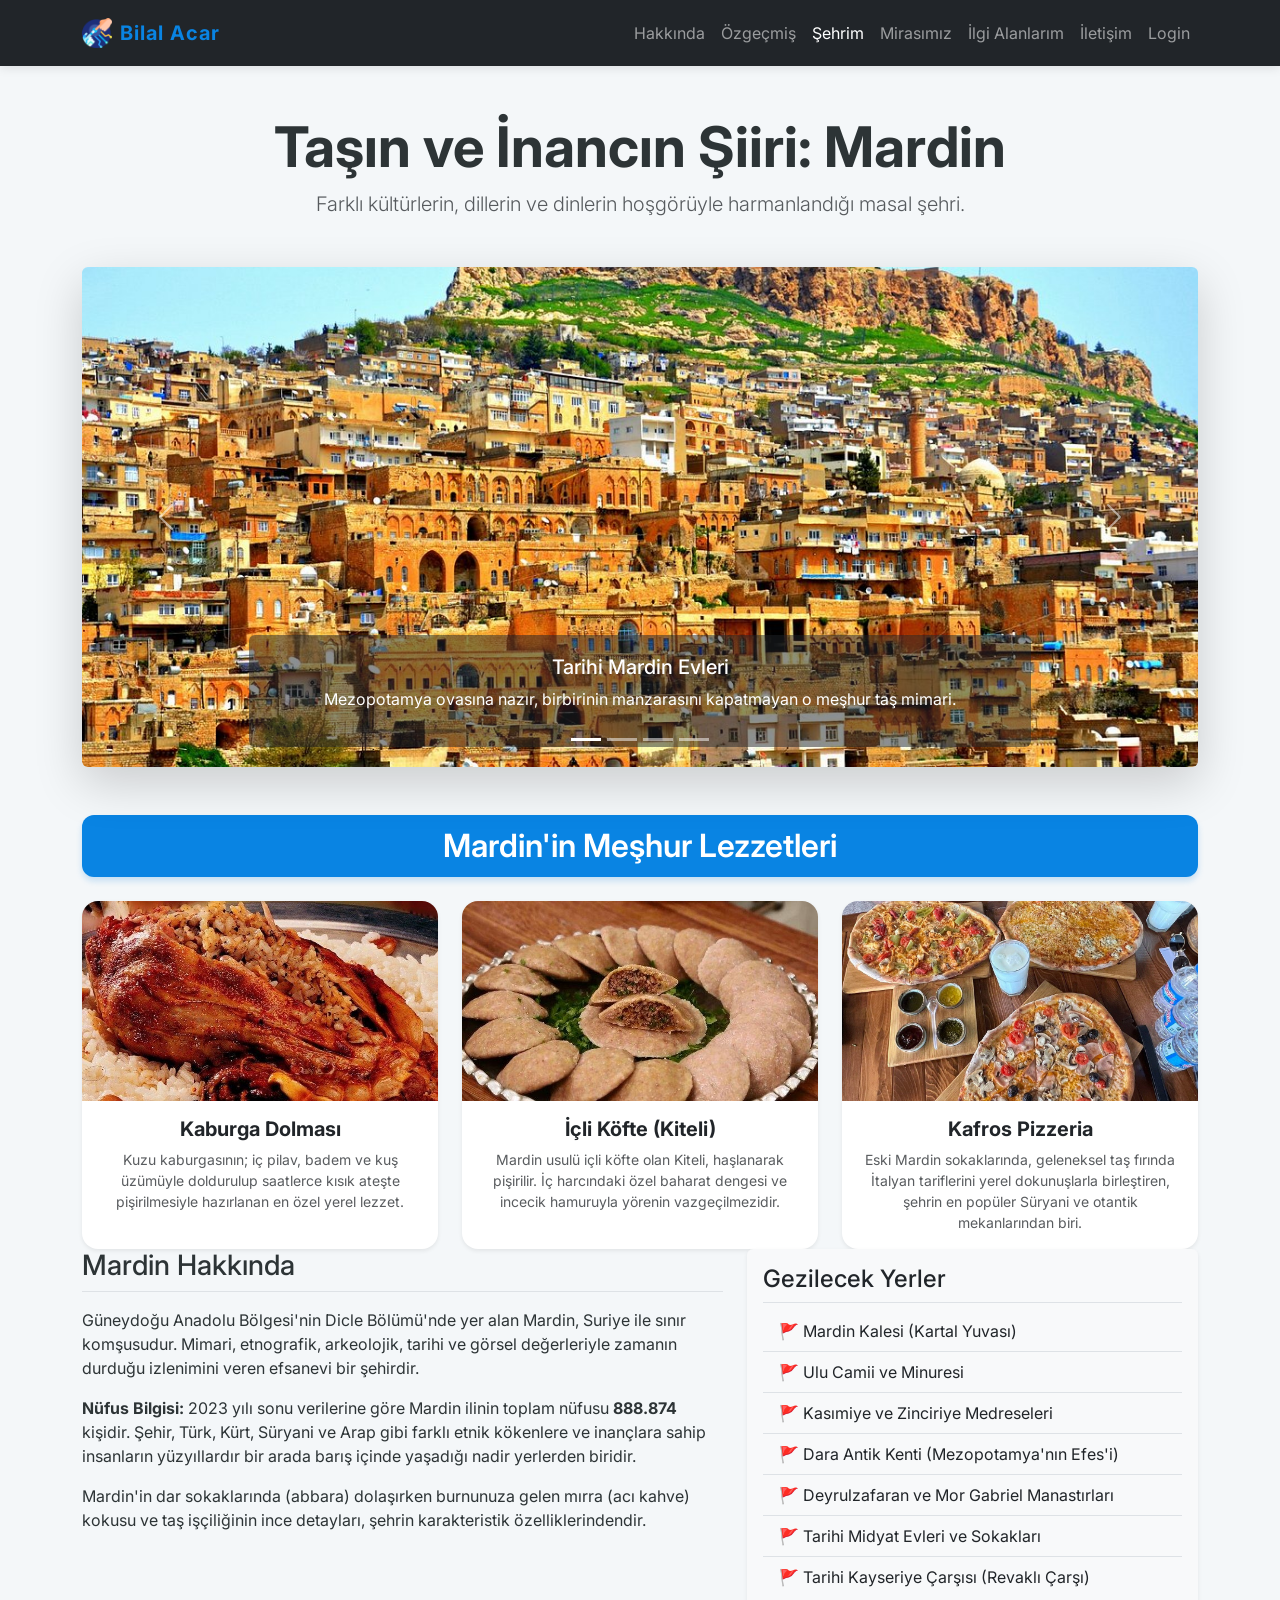
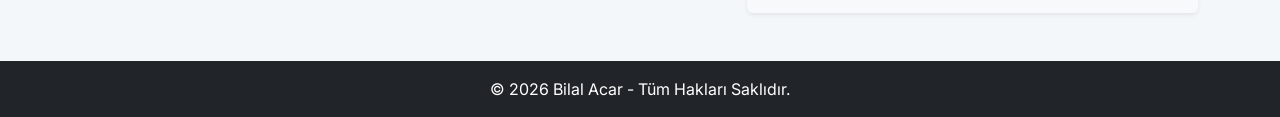
<file: sehrim.html>
<!DOCTYPE html>
<html lang="tr">
<head>
    <meta charset="UTF-8">
    <link rel="icon" href="img/logo.png" type="image/png">
    <meta name="viewport" content="width=device-width, initial-scale=1.0">
    <title>Şehrim: Mardin | Bilal Acar</title>
    <link href="https://cdn.jsdelivr.net/npm/bootstrap@5.3.0/dist/css/bootstrap.min.css" rel="stylesheet">
    <link rel="stylesheet" href="css/style.css">
</head>
<body>

    
    <nav class="navbar navbar-expand-lg navbar-dark bg-dark sticky-top">
        <div class="container">
            <a class="navbar-brand d-flex align-items-center" href="index.html">
    <img src="img/logo2.png" alt="Logo" width="30" height="30" class="me-2">
    <span>Bilal Acar</span>
</a>
            <button class="navbar-toggler" type="button" data-bs-toggle="collapse" data-bs-target="#navbarNav">
                <span class="navbar-toggler-icon"></span>
            </button>
            <div class="collapse navbar-collapse" id="navbarNav">
                <ul class="navbar-nav ms-auto">
                    <li class="nav-item"><a class="nav-link" href="index.html">Hakkında</a></li>
                    <li class="nav-item"><a class="nav-link" href="cv.html">Özgeçmiş</a></li>
                    <li class="nav-item"><a class="nav-link active" href="sehrim.html">Şehrim</a></li>
                    <li class="nav-item"><a class="nav-link" href="mirasimiz.html">Mirasımız</a></li>
                    <li class="nav-item"><a class="nav-link" href="ilgi-alanlarim.html">İlgi Alanlarım</a></li>
                    <li class="nav-item"><a class="nav-link" href="iletisim.html">İletişim</a></li>
                    <li class="nav-item"><a class="nav-link" href="login.html">Login</a></li>
                </ul>
            </div>
        </div>
    </nav>

    <main class="container mt-5 mb-5">
        <header class="text-center mb-5">
            <h1 class="display-4 fw-bold">Taşın ve İnancın Şiiri: Mardin</h1>
            <p class="lead text-muted">Farklı kültürlerin, dillerin ve dinlerin hoşgörüyle harmanlandığı masal şehri.</p>
        </header>

        
        <div id="mardinCarousel" class="carousel slide shadow-lg mb-5 rounded" data-bs-ride="carousel" data-bs-interval="5000">
            <div class="carousel-indicators">
                <button type="button" data-bs-target="#mardinCarousel" data-bs-slide-to="0" class="active"></button>
                <button type="button" data-bs-target="#mardinCarousel" data-bs-slide-to="1"></button>
                <button type="button" data-bs-target="#mardinCarousel" data-bs-slide-to="2"></button>
                <button type="button" data-bs-target="#mardinCarousel" data-bs-slide-to="3"></button>
            </div>
            <div class="carousel-inner rounded">
                
                <div class="carousel-item active">
                    <img src="img/mardin-evleri.jpg" class="d-block w-100" alt="Mardin Taş Evleri" style="height: 500px; object-fit: cover;">
                    <div class="carousel-caption d-none d-md-block bg-dark bg-opacity-50 rounded px-3">
                        <h5>Tarihi Mardin Evleri</h5>
                        <p>Mezopotamya ovasına nazır, birbirinin manzarasını kapatmayan o meşhur taş mimari.</p>
                    </div>
                </div>
                
                <div class="carousel-item">
                    <img src="img/kasimiye-medresesi.jpg" class="d-block w-100" alt="Kasımiye Medresesi" style="height: 500px; object-fit: cover;">
                    <div class="carousel-caption d-none d-md-block bg-dark bg-opacity-50 rounded px-3">
                        <h5>Kasımiye Medresesi</h5>
                        <p>Artuklu mimarisinin en güzel örneklerinden biri ve tasavvufi felsefenin suyla buluştuğu yer.</p>
                    </div>
                </div>
                
                <div class="carousel-item">
                    <img src="img/dara-antik-kent.jpg" class="d-block w-100" alt="Dara Antik Kenti" style="height: 500px; object-fit: cover;">
                    <div class="carousel-caption d-none d-md-block bg-dark bg-opacity-50 rounded px-3">
                        <h5>Dara Antik Kenti</h5>
                        <p>Güneydoğu'nun Efes'i olarak bilinen, Mezopotamya'nın en önemli yerleşim yerlerinden.</p>
                    </div>
                </div>
                
                <div class="carousel-item">
                    <img src="img/deyrulzafaran.jpg" class="d-block w-100" alt="Deyrulzafaran Manastırı" style="height: 500px; object-fit: cover;">
                    <div class="carousel-caption d-none d-md-block bg-dark bg-opacity-50 rounded px-3">
                        <h5>Deyrulzafaran Manastırı</h5>
                        <p>Süryani Kadim Cemaati'nin en önemli dini merkezlerinden birisi.</p>
                    </div>
                </div>
            </div>
            <button class="carousel-control-prev" type="button" data-bs-target="#mardinCarousel" data-bs-slide="prev">
                <span class="carousel-control-prev-icon" aria-hidden="true"></span>
                <span class="visually-hidden">Önceki</span>
            </button>
            <button class="carousel-control-next" type="button" data-bs-target="#mardinCarousel" data-bs-slide="next">
                <span class="carousel-control-next-icon" aria-hidden="true"></span>
                <span class="visually-hidden">Sonraki</span>
            </button>
        </div>

        
<section class="mt-5">
    <h2 class="cv-section-title text-center mb-4">Mardin'in Meşhur Lezzetleri</h2>
    <div class="row g-4">
        
        <div class="col-md-4">
            <div class="card h-100 shadow-sm border-0 rounded-4 overflow-hidden">
                <img src="img/kaburga-dolmasi.jpg" class="card-img-top" alt="Kaburga Dolması" style="height: 200px; object-fit: cover;">
                <div class="card-body text-center">
                    <h5 class="card-title fw-bold">Kaburga Dolması</h5>
                    <p class="card-text text-muted small">Kuzu kaburgasının; iç pilav, badem ve kuş üzümüyle doldurulup saatlerce kısık ateşte pişirilmesiyle hazırlanan en özel yerel lezzet.</p>
                </div>
            </div>
        </div>

        
        <div class="col-md-4">
            <div class="card h-100 shadow-sm border-0 rounded-4 overflow-hidden">
                <img src="img/kiteli.jpg" class="card-img-top" alt="Kiteli (Mardin İçli Köftesi)" style="height: 200px; object-fit: cover;">
                <div class="card-body text-center">
                    <h5 class="card-title fw-bold">İçli Köfte (Kiteli)</h5>
                    <p class="card-text text-muted small">Mardin usulü içli köfte olan Kiteli, haşlanarak pişirilir. İç harcındaki özel baharat dengesi ve incecik hamuruyla yörenin vazgeçilmezidir.</p>
                </div>
            </div>
        </div>

        
        <div class="col-md-4">
            <div class="card h-100 shadow-sm border-0 rounded-4 overflow-hidden">
                <img src="img/kafros-pizzeria.jpg" class="card-img-top" alt="Kafros Pizzeria" style="height: 200px; object-fit: cover;">
                <div class="card-body text-center">
                    <h5 class="card-title fw-bold">Kafros Pizzeria</h5>
                    <p class="card-text text-muted small">Eski Mardin sokaklarında, geleneksel taş fırında İtalyan tariflerini yerel dokunuşlarla birleştiren, şehrin en popüler Süryani ve otantik mekanlarından biri.</p>
                </div>
            </div>
        </div>
    </div>
</section>

        
        <section class="row mb-5">
            <div class="col-md-7">
                <h2 class="h3 border-bottom pb-2 mb-3">Mardin Hakkında</h2>
                <p>Güneydoğu Anadolu Bölgesi'nin Dicle Bölümü'nde yer alan Mardin, Suriye ile sınır komşusudur. Mimari, etnografik, arkeolojik, tarihi ve görsel değerleriyle zamanın durduğu izlenimini veren efsanevi bir şehirdir.</p>
                <p><strong>Nüfus Bilgisi:</strong> 2023 yılı sonu verilerine göre Mardin ilinin toplam nüfusu <strong>888.874</strong> kişidir. Şehir, Türk, Kürt, Süryani ve Arap gibi farklı etnik kökenlere ve inançlara sahip insanların yüzyıllardır bir arada barış içinde yaşadığı nadir yerlerden biridir.</p>
                <p>Mardin'in dar sokaklarında (abbara) dolaşırken burnunuza gelen mırra (acı kahve) kokusu ve taş işçiliğinin ince detayları, şehrin karakteristik özelliklerindendir.</p>
            </div>
            
            <div class="col-md-5">
                <div class="card shadow-sm border-0 bg-light">
                    <div class="card-body">
                        <h3 class="h4 card-title border-bottom pb-2">Gezilecek Yerler</h3>
                        <ul class="list-group list-group-flush">
                            <li class="list-group-item bg-transparent">🚩 Mardin Kalesi (Kartal Yuvası)</li>
                            <li class="list-group-item bg-transparent">🚩 Ulu Camii ve Minuresi</li>
                            <li class="list-group-item bg-transparent">🚩 Kasımiye ve Zinciriye Medreseleri</li>
                            <li class="list-group-item bg-transparent">🚩 Dara Antik Kenti (Mezopotamya'nın Efes'i)</li>
                            <li class="list-group-item bg-transparent">🚩 Deyrulzafaran ve Mor Gabriel Manastırları</li>
                            <li class="list-group-item bg-transparent">🚩 Tarihi Midyat Evleri ve Sokakları</li>
                            <li class="list-group-item bg-transparent">🚩 Tarihi Kayseriye Çarşısı (Revaklı Çarşı)</li>
                        </ul>
                    </div>
                </div>
            </div>
        </section>
    </main>

    
    <footer class="bg-dark text-white text-center py-3 mt-auto">
        <p class="mb-0">&copy; 2026 Bilal Acar - Tüm Hakları Saklıdır.</p>
    </footer>

    <script src="https://cdn.jsdelivr.net/npm/bootstrap@5.3.0/dist/js/bootstrap.bundle.min.js"></script>
</body>
</html>
</file>
<file: css/style.css>
@import url('https://fonts.googleapis.com/css2?family=Inter:wght@300;400;600;700&display=swap');

body {
    font-family: 'Inter', sans-serif;
    background-color: #f4f7f9;
    color: #2d3436;
}


.navbar {
    box-shadow: 0 2px 10px rgba(0,0,0,0.1);
    padding: 0.8rem 0;
}

.navbar-brand {
    font-weight: 700;
    letter-spacing: 1px;
    color: #0984e3 !important;
}


.container {
    animation: fadeIn 0.8s ease-in-out;
}

@keyframes fadeIn {
    from { opacity: 0; transform: translateY(10px); }
    to { opacity: 1; transform: translateY(0); }
}




.cv-section-title {
    background-color: #0984e3;
    color: white;
    padding: 12px 20px;
    border-radius: 12px; 
    font-weight: 600;
    margin-bottom: 25px;
    box-shadow: 0 4px 6px rgba(9, 132, 227, 0.2);
    display: inline-block; 
    width: 100%;
}


article {
    background: white;
    padding: 20px;
    border-radius: 15px;
    margin-bottom: 20px;
    border-left: 5px solid #0984e3;
    transition: transform 0.3s ease;
    box-shadow: 0 5px 15px rgba(0,0,0,0.05);
}

article:hover {
    transform: translateX(5px);
}



.profile-img {
    border: 5px solid rgb(254, 242, 242); 
    outline: 2px solid #696d70;
    box-shadow: 0 10px 20px rgba(0,0,0,0.15); 
    transition: transform 0.3s ease;
}

.profile-img:hover {
    transform: scale(1.05); 
}
</file>
